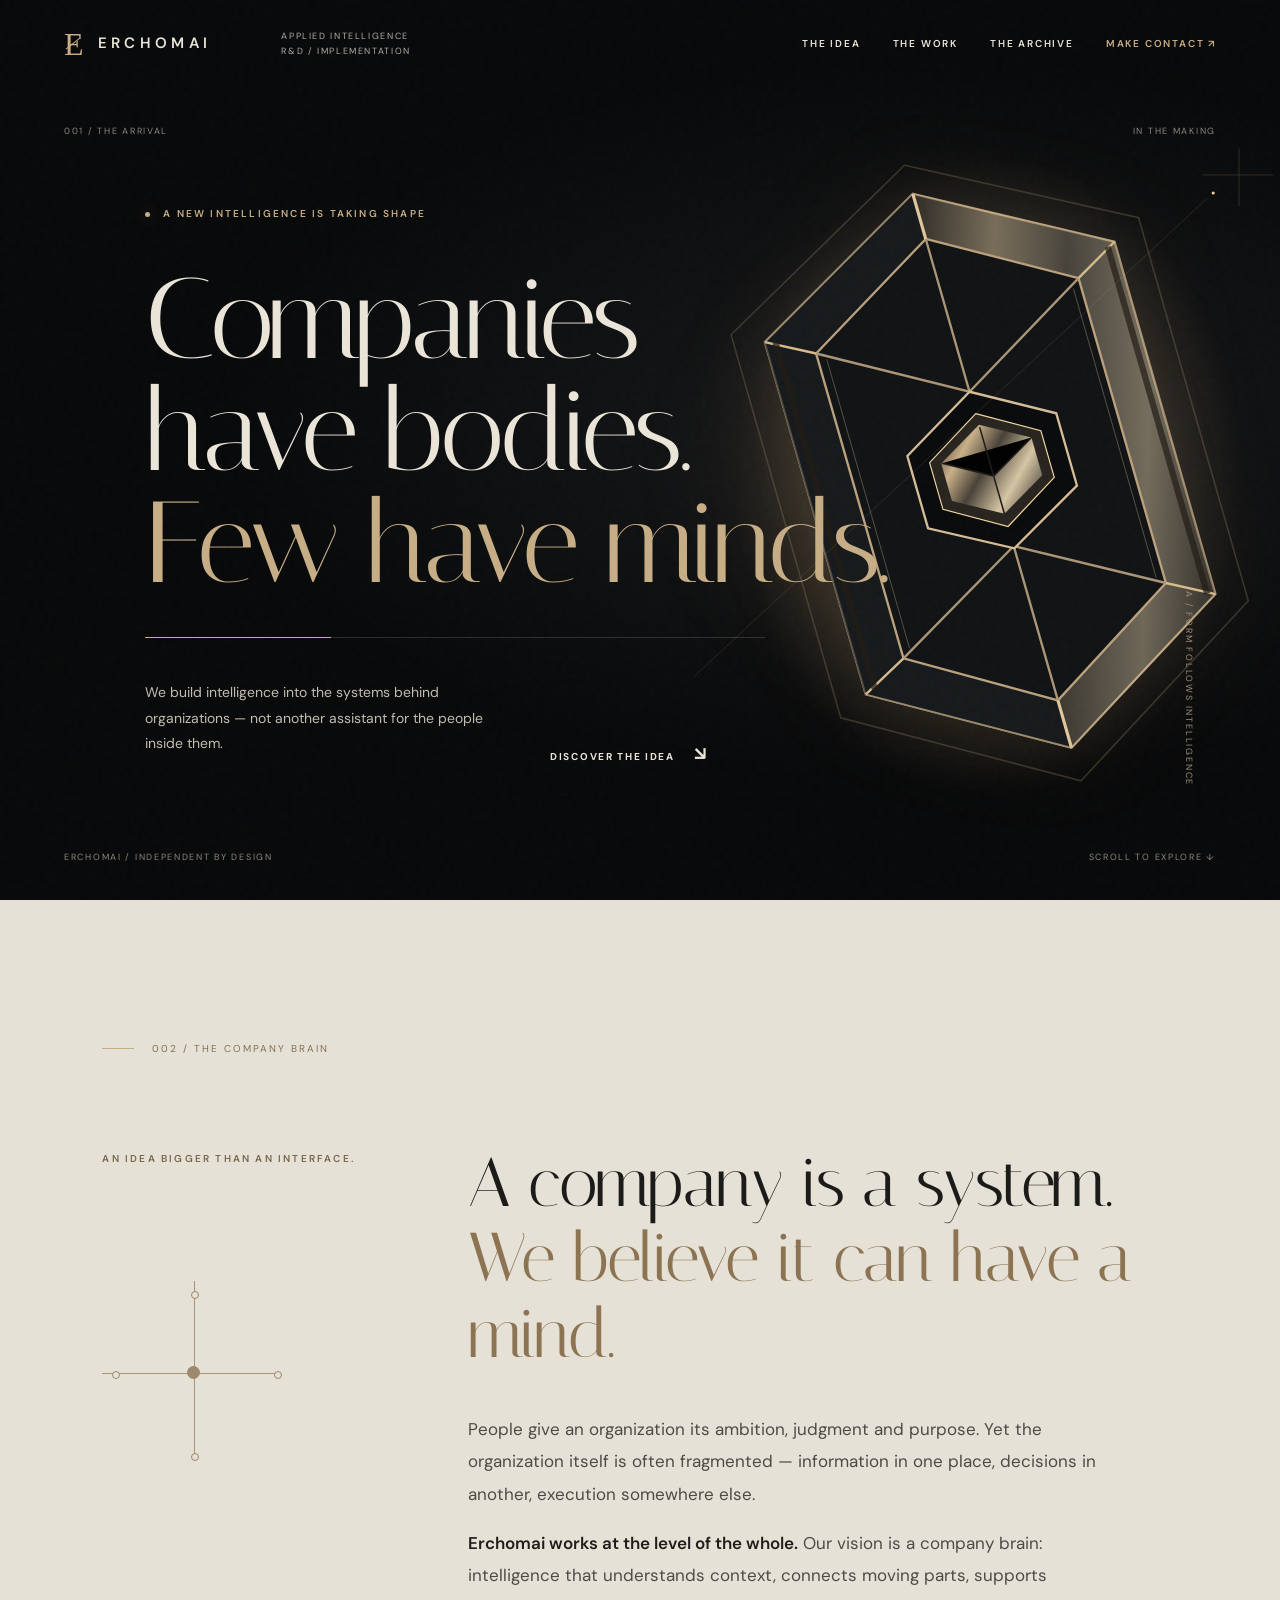
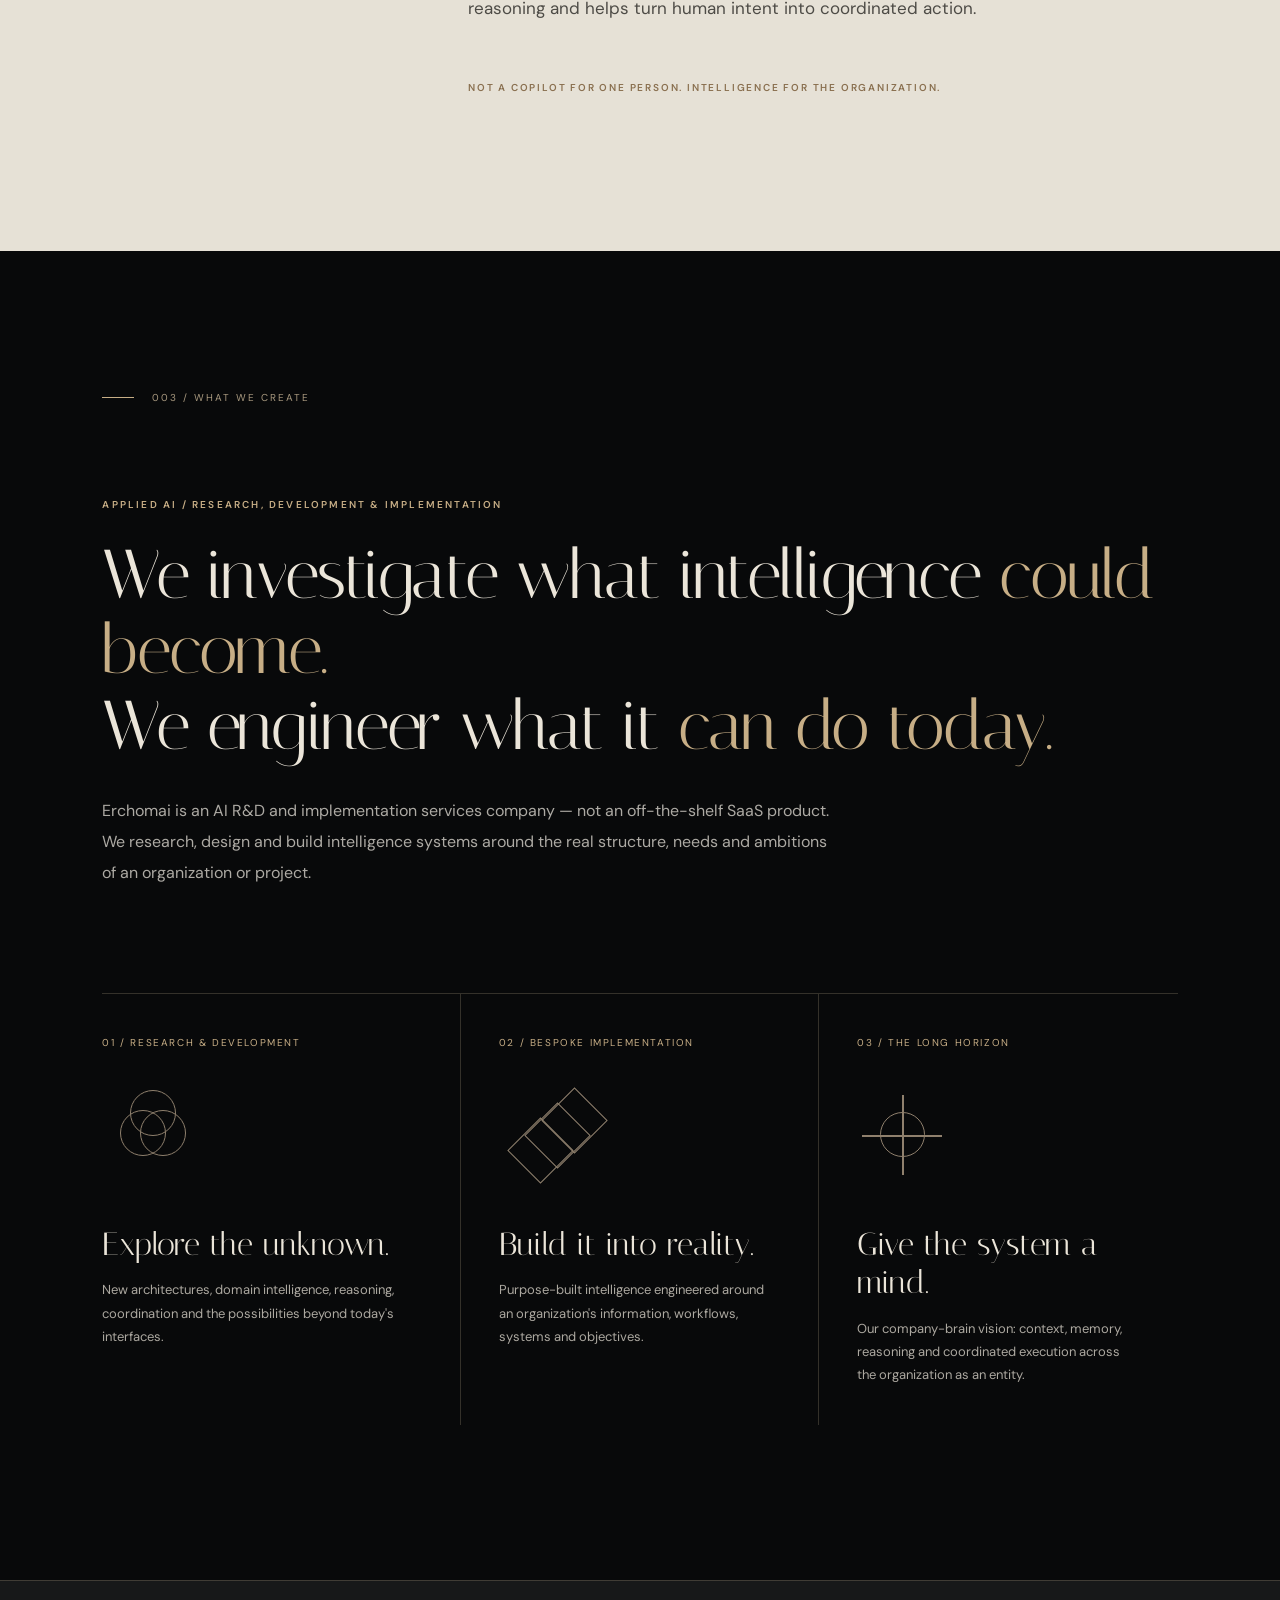
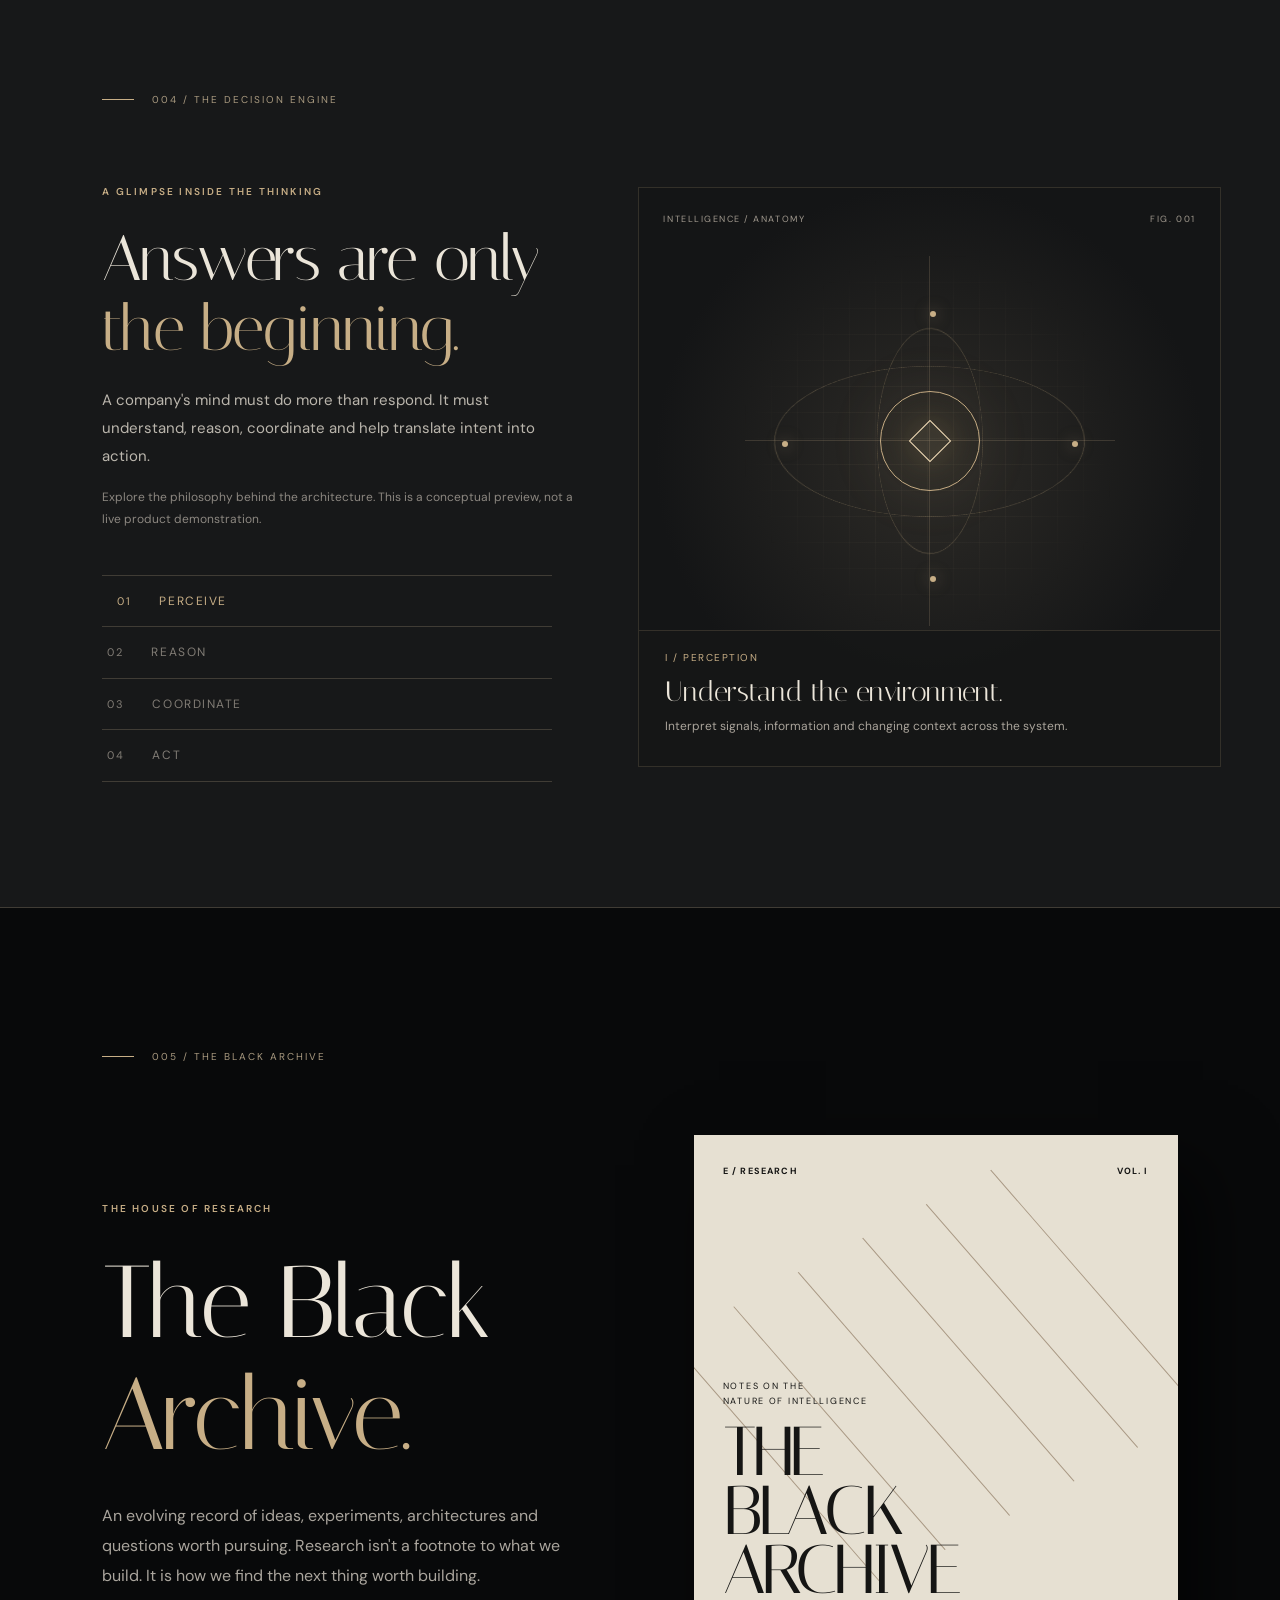
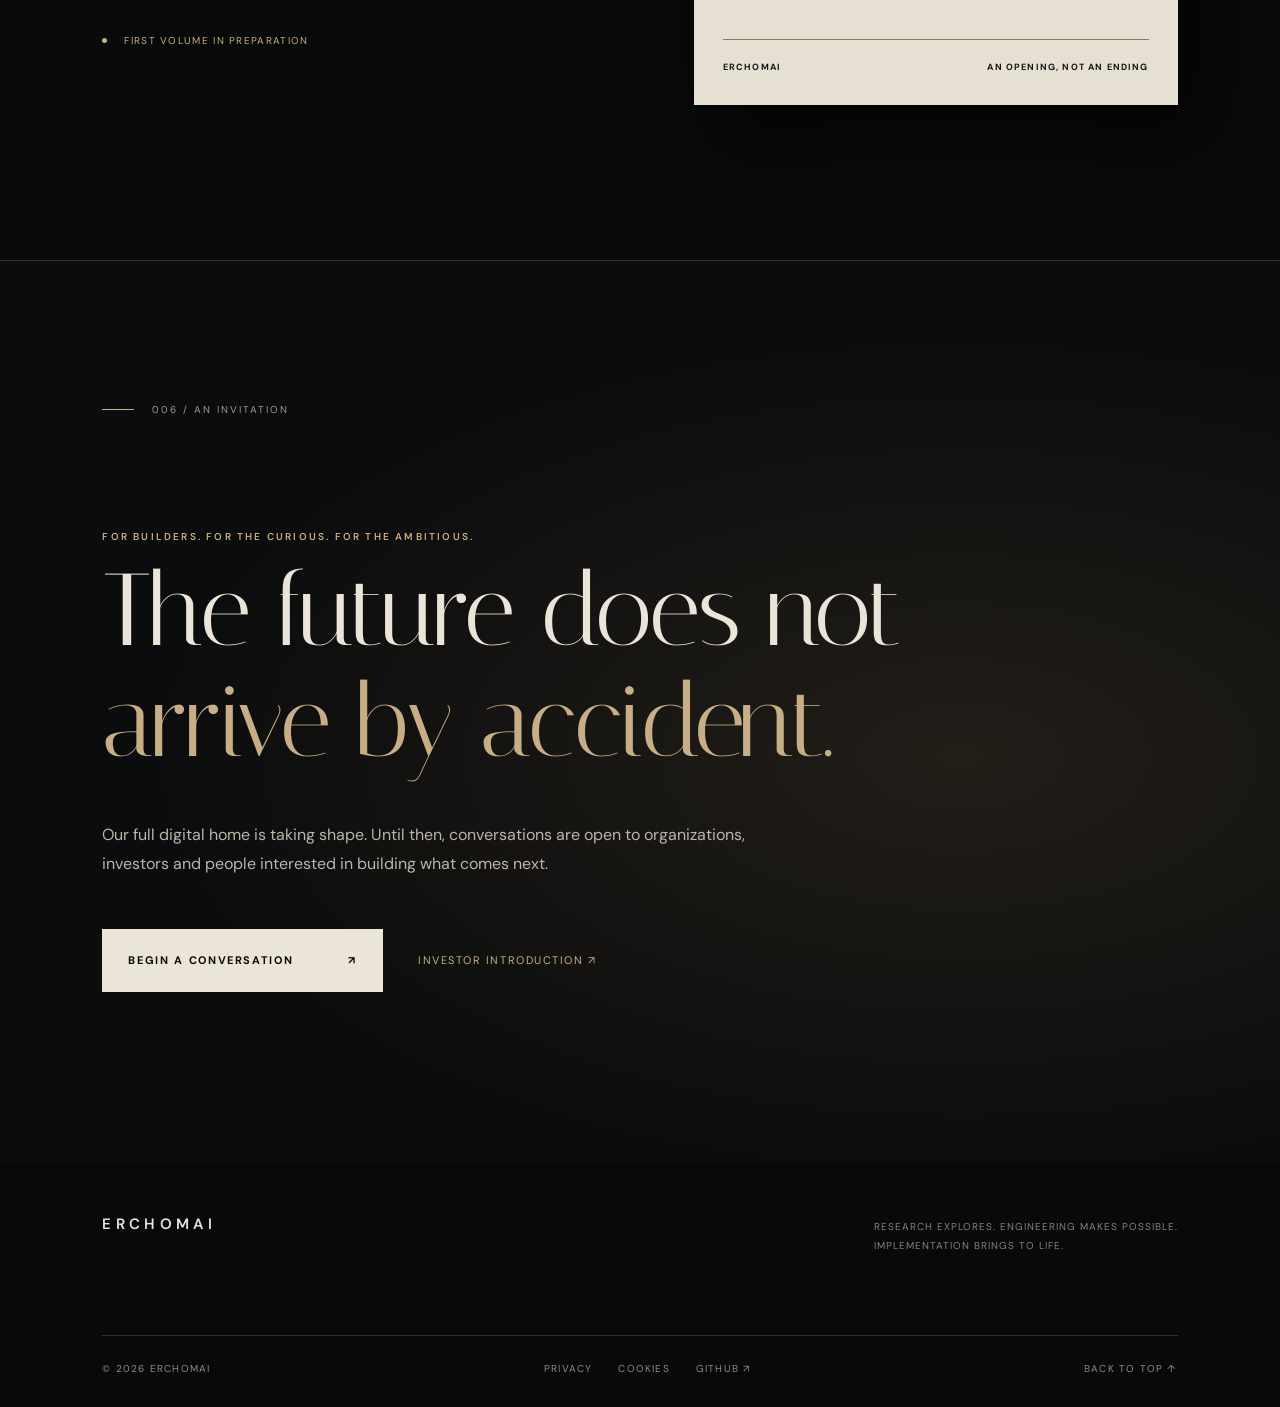
<file: index.html>
<!doctype html>
<html lang="en">
<head>
  <meta charset="utf-8">
  <meta name="viewport" content="width=device-width,initial-scale=1,viewport-fit=cover">
  <meta name="theme-color" content="#08090a">
  <meta name="color-scheme" content="dark">
  <meta name="description" content="Erchomai is an applied AI research, development and implementation company. We build intelligence into the underlying systems of organizations. The next chapter is taking shape.">
  <meta property="og:type" content="website">
  <meta property="og:title" content="Erchomai — The Future Does Not Arrive by Accident">
  <meta property="og:description" content="Research explores what intelligence can become. Engineering makes it possible. Implementation brings it to life.">
  <meta name="twitter:card" content="summary">
  <meta name="referrer" content="strict-origin-when-cross-origin">
  <title>Erchomai — Applied Intelligence / Coming Soon</title>
  <link rel="icon" href="/favicon.svg" type="image/svg+xml">
  <link rel="stylesheet" href="/styles.css">
  <script src="/site.js" defer></script>
</head>
<body>
  <a class="skip-link" href="#main">Skip to content</a>
  <div class="page-grain" aria-hidden="true"></div>
  <header class="site-header" id="top">
    <a class="brand" href="#top" aria-label="Erchomai, back to top">
      <span class="brand-glyph" aria-hidden="true">E<span></span></span>
      <span class="brand-word">ERCHOMAI</span>
    </a>
    <div class="header-descriptor">APPLIED INTELLIGENCE<br>R&amp;D / IMPLEMENTATION</div>
    <button class="nav-toggle" type="button" id="nav-toggle" aria-label="Open navigation" aria-expanded="false" aria-controls="site-navigation">
      <span></span><span></span>
    </button>
    <nav class="site-nav" id="site-navigation" aria-label="Primary">
      <a href="#vision">THE IDEA</a>
      <a href="#work">THE WORK</a>
      <a href="#archive">THE ARCHIVE</a>
      <a class="nav-contact" href="mailto:krishmehan24@gmail.com?subject=Erchomai%20%E2%80%94%20An%20Inquiry">MAKE CONTACT <span aria-hidden="true">↗</span></a>
    </nav>
  </header>

  <main id="main">
    <section class="hero" aria-labelledby="hero-title">
      <div class="hero-index" aria-hidden="true"><span>001 / THE ARRIVAL</span><span>IN THE MAKING</span></div>
      <div class="hero-art" aria-hidden="true">
        <div class="art-halo"></div>
        <img class="hero-object" src="/architecture.svg" alt="" width="900" height="1000" fetchpriority="high">
        <div class="art-caption">A / FORM FOLLOWS INTELLIGENCE</div>
      </div>
      <div class="hero-content">
        <p class="eyebrow"><span class="signal-dot" aria-hidden="true"></span> A NEW INTELLIGENCE IS TAKING SHAPE</p>
        <h1 id="hero-title">Companies<br>have bodies.<br><em>Few have minds.</em></h1>
        <div class="hero-rule"><span></span></div>
        <div class="hero-bottom">
          <p>We build intelligence into the systems behind organizations — not another assistant for the people inside them.</p>
          <a class="text-link hero-explore" href="#vision">DISCOVER THE IDEA <span aria-hidden="true">↘</span></a>
        </div>
      </div>
      <div class="hero-floor" aria-hidden="true"><span>ERCHOMAI / INDEPENDENT BY DESIGN</span><span>SCROLL TO EXPLORE ↓</span></div>
    </section>

    <section class="declaration section-wrap" id="vision" aria-labelledby="vision-title">
      <div class="section-marker" data-reveal><span class="marker-line"></span> 002 / THE COMPANY BRAIN</div>
      <div class="declaration-layout">
        <div class="declaration-aside" data-reveal>
          <span class="tiny-label">AN IDEA BIGGER THAN AN INTERFACE.</span>
          <div class="small-diagram" aria-hidden="true">
            <span class="node n1"></span><span class="node n2"></span><span class="node n3"></span><span class="node n4"></span><span class="node center"></span>
            <span class="diagram-cross h"></span><span class="diagram-cross v"></span>
          </div>
        </div>
        <div class="declaration-main" data-reveal>
          <h2 id="vision-title">A company is a system.<br><em>We believe it can have a mind.</em></h2>
          <p>People give an organization its ambition, judgment and purpose. Yet the organization itself is often fragmented — information in one place, decisions in another, execution somewhere else.</p>
          <p><strong>Erchomai works at the level of the whole.</strong> Our vision is a company brain: intelligence that understands context, connects moving parts, supports reasoning and helps turn human intent into coordinated action.</p>
          <span class="statement-tail">NOT A COPILOT FOR ONE PERSON. INTELLIGENCE FOR THE ORGANIZATION.</span>
        </div>
      </div>
    </section>

    <section class="work-section section-wrap" id="work" aria-labelledby="work-title">
      <div class="section-marker" data-reveal><span class="marker-line"></span> 003 / WHAT WE CREATE</div>
      <div class="work-heading" data-reveal>
        <p class="tiny-label">APPLIED AI / RESEARCH, DEVELOPMENT &amp; IMPLEMENTATION</p>
        <h2 id="work-title">We investigate what intelligence <em>could become.</em><br>We engineer what it <em>can do today.</em></h2>
        <p>Erchomai is an AI R&amp;D and implementation services company — not an off-the-shelf SaaS product. We research, design and build intelligence systems around the real structure, needs and ambitions of an organization or project.</p>
      </div>
      <div class="work-columns">
        <article class="work-item" data-reveal>
          <span class="item-num">01 / RESEARCH &amp; DEVELOPMENT</span>
          <div class="work-icon icon-research" aria-hidden="true"><span></span><span></span><span></span></div>
          <h3>Explore the unknown.</h3>
          <p>New architectures, domain intelligence, reasoning, coordination and the possibilities beyond today's interfaces.</p>
        </article>
        <article class="work-item" data-reveal>
          <span class="item-num">02 / BESPOKE IMPLEMENTATION</span>
          <div class="work-icon icon-build" aria-hidden="true"><span></span><span></span><span></span></div>
          <h3>Build it into reality.</h3>
          <p>Purpose-built intelligence engineered around an organization's information, workflows, systems and objectives.</p>
        </article>
        <article class="work-item" data-reveal>
          <span class="item-num">03 / THE LONG HORIZON</span>
          <div class="work-icon icon-brain" aria-hidden="true"><span></span><span></span><span></span></div>
          <h3>Give the system a mind.</h3>
          <p>Our company-brain vision: context, memory, reasoning and coordinated execution across the organization as an entity.</p>
        </article>
      </div>
    </section>

    <section class="engine-section" id="engine" aria-labelledby="engine-title">
      <div class="engine-shell section-wrap">
        <div class="section-marker" data-reveal><span class="marker-line"></span> 004 / THE DECISION ENGINE</div>
        <div class="engine-grid">
          <div class="engine-copy" data-reveal>
            <p class="tiny-label">A GLIMPSE INSIDE THE THINKING</p>
            <h2 id="engine-title">Answers are only <em>the beginning.</em></h2>
            <p>A company's mind must do more than respond. It must understand, reason, coordinate and help translate intent into action.</p>
            <p class="engine-note">Explore the philosophy behind the architecture. This is a conceptual preview, not a live product demonstration.</p>
            <div class="engine-actions" role="group" aria-label="Explore dimensions of organizational intelligence">
              <button type="button" class="engine-tab is-active" data-stage="observe" aria-pressed="true">01 <span>PERCEIVE</span></button>
              <button type="button" class="engine-tab" data-stage="reason" aria-pressed="false">02 <span>REASON</span></button>
              <button type="button" class="engine-tab" data-stage="coordinate" aria-pressed="false">03 <span>COORDINATE</span></button>
              <button type="button" class="engine-tab" data-stage="act" aria-pressed="false">04 <span>ACT</span></button>
            </div>
          </div>
          <div class="engine-display" data-stage="observe" data-reveal>
            <div class="display-meta"><span>INTELLIGENCE / ANATOMY</span><span>FIG. 001</span></div>
            <div class="instrument" aria-hidden="true">
              <div class="instrument-grid"></div>
              <div class="instrument-orbit orbit-a"></div>
              <div class="instrument-orbit orbit-b"></div>
              <div class="instrument-axis x"></div>
              <div class="instrument-axis y"></div>
              <div class="instrument-center"><span class="instrument-core"></span></div>
              <div class="instrument-dot d1"></div><div class="instrument-dot d2"></div><div class="instrument-dot d3"></div><div class="instrument-dot d4"></div>
            </div>
            <div class="display-caption" aria-live="polite" aria-atomic="true">
              <span id="stage-id">I / PERCEPTION</span>
              <strong id="stage-title">Understand the environment.</strong>
              <p id="stage-description">Interpret signals, information and changing context across the system.</p>
            </div>
          </div>
        </div>
      </div>
    </section>

    <section class="archive-section section-wrap" id="archive" aria-labelledby="archive-title">
      <div class="section-marker" data-reveal><span class="marker-line"></span> 005 / THE BLACK ARCHIVE</div>
      <div class="archive-layout">
        <div class="archive-copy" data-reveal>
          <p class="tiny-label">THE HOUSE OF RESEARCH</p>
          <h2 id="archive-title">The Black<br><em>Archive.</em></h2>
          <p>An evolving record of ideas, experiments, architectures and questions worth pursuing. Research isn't a footnote to what we build. It is how we find the next thing worth building.</p>
          <div class="archive-status"><span class="signal-dot" aria-hidden="true"></span> FIRST VOLUME IN PREPARATION</div>
        </div>
        <div class="archive-cover" data-reveal aria-label="Preview artwork for The Black Archive: Volume One">
          <div class="cover-top"><span>E / RESEARCH</span><span>VOL. I</span></div>
          <div class="cover-lines" aria-hidden="true"><i></i><i></i><i></i><i></i><i></i><i></i></div>
          <div class="cover-bottom">
            <span>NOTES ON THE<br>NATURE OF INTELLIGENCE</span>
            <strong>THE<br>BLACK<br>ARCHIVE</strong>
            <div class="cover-footer"><span>ERCHOMAI</span><span>AN OPENING, NOT AN ENDING</span></div>
          </div>
        </div>
      </div>
    </section>

    <section class="invitation section-wrap" id="contact" aria-labelledby="invite-title">
      <div class="section-marker" data-reveal><span class="marker-line"></span> 006 / AN INVITATION</div>
      <div class="invitation-main" data-reveal>
        <p class="tiny-label">FOR BUILDERS. FOR THE CURIOUS. FOR THE AMBITIOUS.</p>
        <h2 id="invite-title">The future does not<br><em>arrive by accident.</em></h2>
        <p>Our full digital home is taking shape. Until then, conversations are open to organizations, investors and people interested in building what comes next.</p>
        <div class="contact-actions">
          <a class="contact-primary" href="mailto:krishmehan24@gmail.com?subject=Erchomai%20%E2%80%94%20An%20Inquiry"><span>BEGIN A CONVERSATION</span><span aria-hidden="true">↗</span></a>
          <a class="contact-secondary" href="mailto:krishmehan24@gmail.com?subject=Erchomai%20%E2%80%94%20Investor%20Introduction">INVESTOR INTRODUCTION ↗</a>
        </div>
      </div>
    </section>
  </main>

  <footer class="site-footer section-wrap">
    <div class="footer-mark"><span class="brand-word">ERCHOMAI</span><span>RESEARCH EXPLORES. ENGINEERING MAKES POSSIBLE.<br>IMPLEMENTATION BRINGS TO LIFE.</span></div>
    <div class="footer-line"><span>© <span id="copyright-year">2026</span> ERCHOMAI</span><span class="footer-links"><a href="/privacy.html">PRIVACY</a><a href="/cookies.html">COOKIES</a><a href="https://github.com/Mr-McSizzle" target="_blank" rel="noopener noreferrer">GITHUB ↗</a></span><a href="#top">BACK TO TOP ↑</a></div>
  </footer>
</body>
</html>
</file>
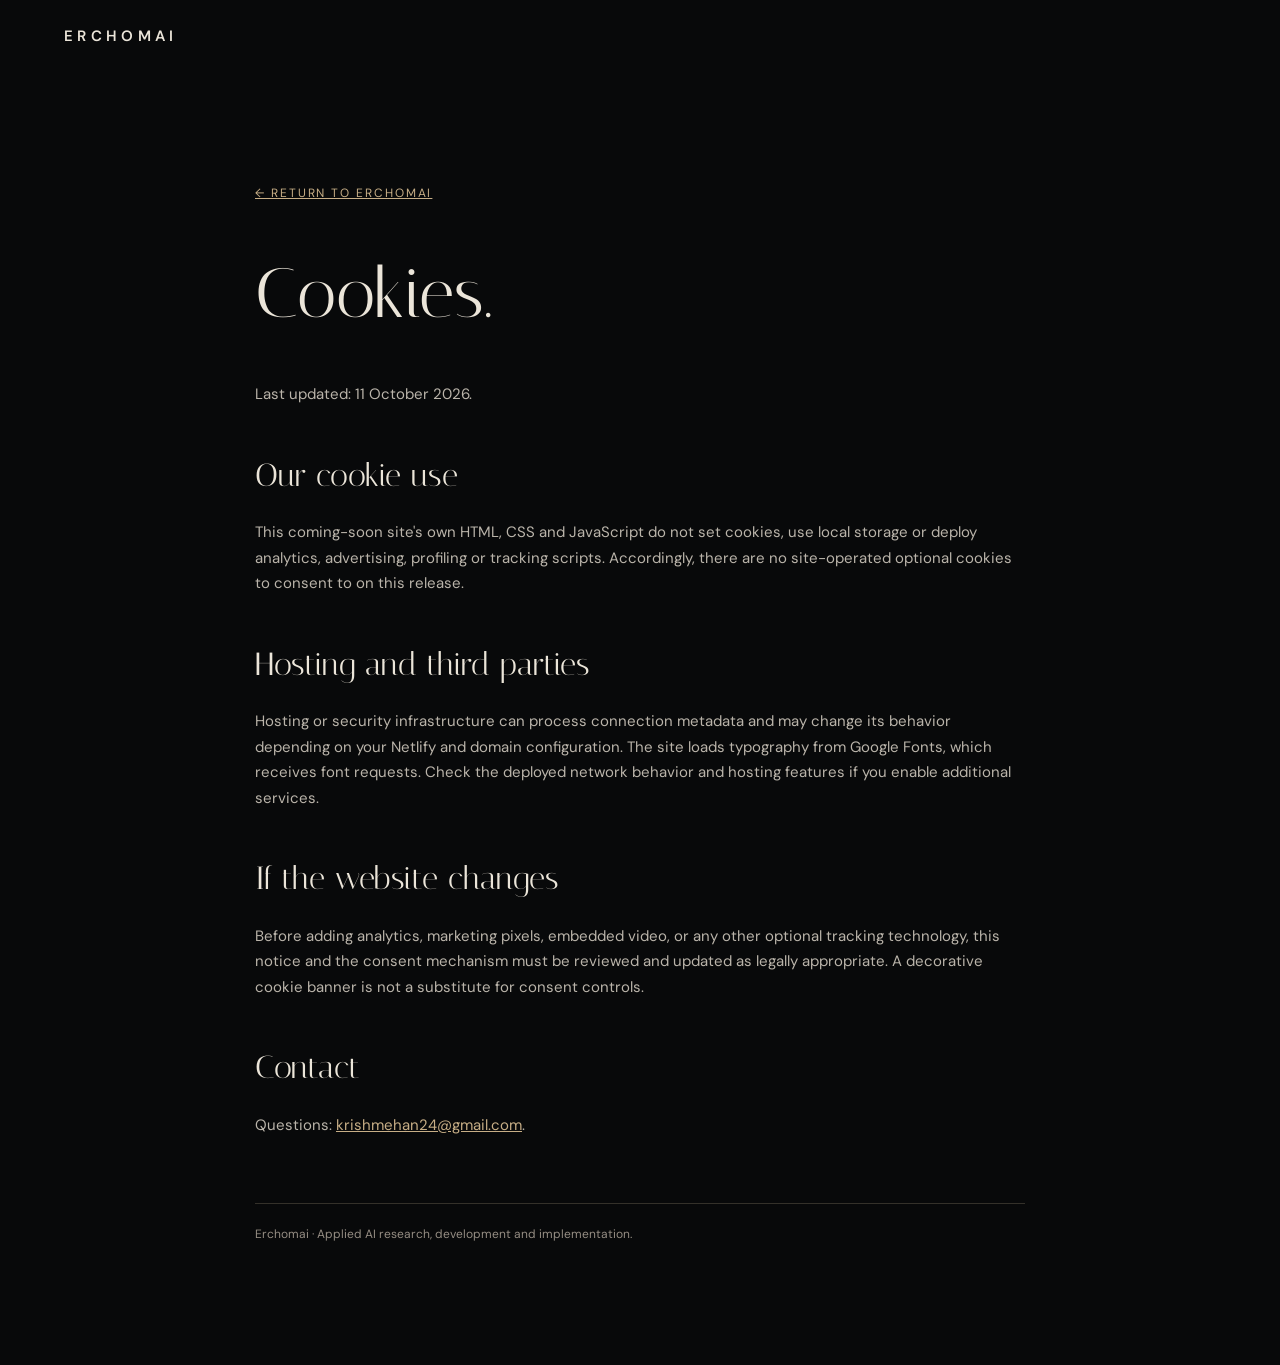
<file: cookies.html>
<!doctype html><html lang="en"><head><meta charset="utf-8"><meta name="viewport" content="width=device-width,initial-scale=1"><meta name="color-scheme" content="dark"><title>Cookies — Erchomai</title><meta name="description" content="Cookie notice for the Erchomai coming-soon website."><link rel="stylesheet" href="/styles.css"><link rel="icon" href="/favicon.svg" type="image/svg+xml"></head><body><header class="site-header"><a class="brand" href="/"><span class="brand-word">ERCHOMAI</span></a></header><main class="legal"><a class="back" href="/">← RETURN TO ERCHOMAI</a><h1>Cookies.</h1><p>Last updated: 11 October 2026.</p><h2>Our cookie use</h2><p>This coming-soon site's own HTML, CSS and JavaScript do not set cookies, use local storage or deploy analytics, advertising, profiling or tracking scripts. Accordingly, there are no site-operated optional cookies to consent to on this release.</p><h2>Hosting and third parties</h2><p>Hosting or security infrastructure can process connection metadata and may change its behavior depending on your Netlify and domain configuration. The site loads typography from Google Fonts, which receives font requests. Check the deployed network behavior and hosting features if you enable additional services.</p><h2>If the website changes</h2><p>Before adding analytics, marketing pixels, embedded video, or any other optional tracking technology, this notice and the consent mechanism must be reviewed and updated as legally appropriate. A decorative cookie banner is not a substitute for consent controls.</p><h2>Contact</h2><p>Questions: <a href="mailto:krishmehan24@gmail.com?subject=Erchomai%20Cookie%20Inquiry">krishmehan24@gmail.com</a>.</p><footer>Erchomai · Applied AI research, development and implementation.</footer></main></body></html>
</file>
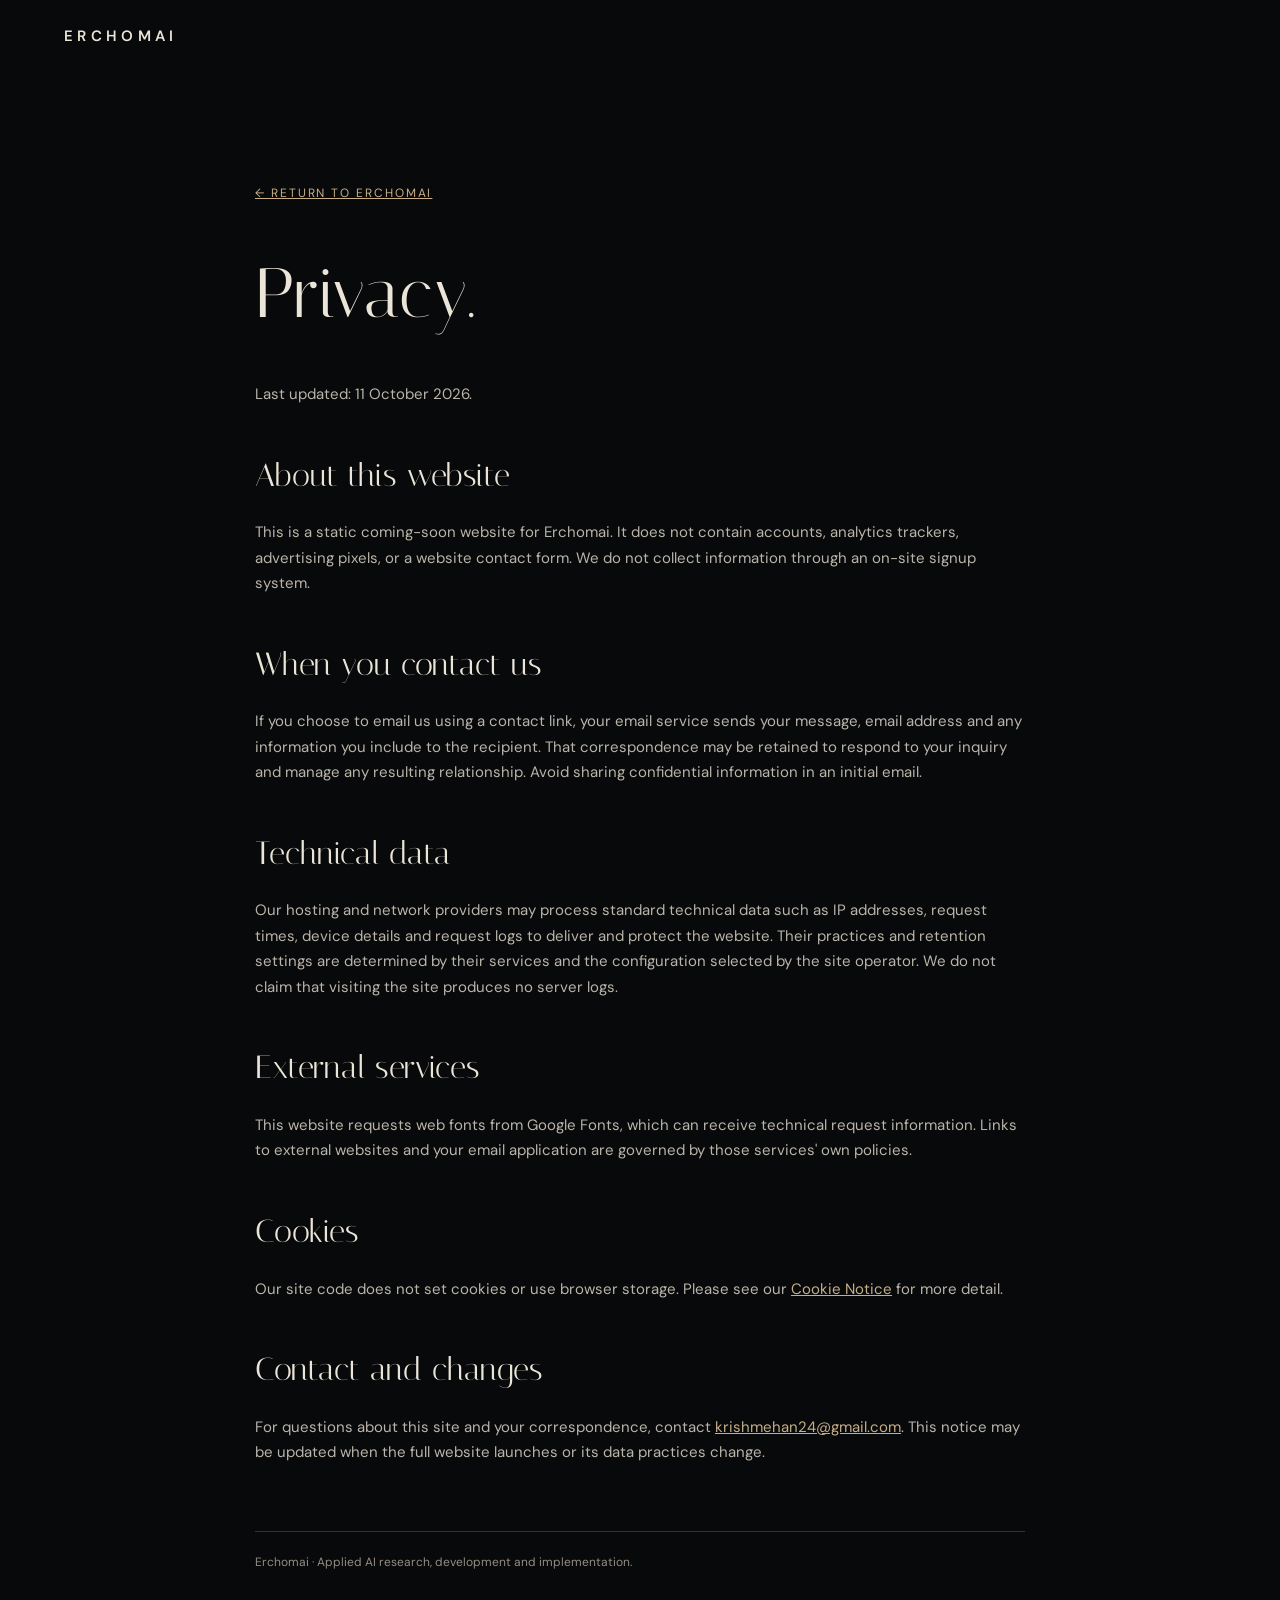
<file: privacy.html>
<!doctype html><html lang="en"><head><meta charset="utf-8"><meta name="viewport" content="width=device-width,initial-scale=1"><meta name="color-scheme" content="dark"><title>Privacy — Erchomai</title><meta name="description" content="Privacy information for the Erchomai coming-soon website."><link rel="stylesheet" href="/styles.css"><link rel="icon" href="/favicon.svg" type="image/svg+xml"></head><body><header class="site-header"><a class="brand" href="/"><span class="brand-word">ERCHOMAI</span></a></header><main class="legal"><a class="back" href="/">← RETURN TO ERCHOMAI</a><h1>Privacy.</h1><p>Last updated: 11 October 2026.</p><h2>About this website</h2><p>This is a static coming-soon website for Erchomai. It does not contain accounts, analytics trackers, advertising pixels, or a website contact form. We do not collect information through an on-site signup system.</p><h2>When you contact us</h2><p>If you choose to email us using a contact link, your email service sends your message, email address and any information you include to the recipient. That correspondence may be retained to respond to your inquiry and manage any resulting relationship. Avoid sharing confidential information in an initial email.</p><h2>Technical data</h2><p>Our hosting and network providers may process standard technical data such as IP addresses, request times, device details and request logs to deliver and protect the website. Their practices and retention settings are determined by their services and the configuration selected by the site operator. We do not claim that visiting the site produces no server logs.</p><h2>External services</h2><p>This website requests web fonts from Google Fonts, which can receive technical request information. Links to external websites and your email application are governed by those services' own policies.</p><h2>Cookies</h2><p>Our site code does not set cookies or use browser storage. Please see our <a href="/cookies.html">Cookie Notice</a> for more detail.</p><h2>Contact and changes</h2><p>For questions about this site and your correspondence, contact <a href="mailto:krishmehan24@gmail.com?subject=Erchomai%20Privacy%20Inquiry">krishmehan24@gmail.com</a>. This notice may be updated when the full website launches or its data practices change.</p><footer>Erchomai · Applied AI research, development and implementation.</footer></main></body></html>
</file>
<file: styles.css>
@import url('https://fonts.googleapis.com/css2?family=DM+Sans:wght@300;400;500;600;700&family=Italiana&display=swap');
:root{--ink:#08090a;--panel:#101113;--line:rgba(199,180,147,.23);--bone:#ebe5d9;--muted:#a8a59e;--gold:#c7ae86;--serif:'Italiana',Georgia,serif;--sans:'DM Sans',Arial,sans-serif}*{box-sizing:border-box}html{scroll-behavior:smooth}body{margin:0;background:var(--ink);color:var(--bone);font:400 15px/1.7 var(--sans);-webkit-font-smoothing:antialiased}a{color:inherit;text-decoration:none}button{font:inherit}a:focus-visible,button:focus-visible{outline:2px solid var(--gold);outline-offset:5px}.skip-link{position:absolute;top:-90px;left:12px;background:var(--bone);color:var(--ink);padding:12px;z-index:99}.skip-link:focus{top:12px}.page-grain{pointer-events:none;position:fixed;inset:0;z-index:50;opacity:.045;background-image:url("data:image/svg+xml,%3Csvg viewBox='0 0 180 180' xmlns='http://www.w3.org/2000/svg'%3E%3Cfilter id='n'%3E%3CfeTurbulence type='fractalNoise' baseFrequency='.85' numOctaves='3' stitchTiles='stitch'/%3E%3C/filter%3E%3Crect width='100%25' height='100%25' filter='url(%23n)' opacity='.5'/%3E%3C/svg%3E")}.site-header{position:absolute;top:0;left:0;right:0;z-index:30;display:flex;align-items:center;padding:29px clamp(24px,5vw,88px);gap:40px}.brand{display:inline-flex;align-items:center;gap:14px}.brand-word{font-weight:600;font-size:15px;letter-spacing:.29em;line-height:1}.brand-glyph{position:relative;font:32px/.7 Georgia,serif;color:var(--gold)}.brand-glyph span{position:absolute;width:18px;height:1px;background:var(--gold);transform:rotate(-38deg);top:10px;left:0}.header-descriptor{font-size:9px;letter-spacing:.18em;line-height:1.65;color:#b2ada5;margin-left:30px}.site-nav{display:flex;align-items:center;gap:clamp(18px,2.5vw,40px);margin-left:auto}.site-nav a{font-size:10px;letter-spacing:.18em;font-weight:600;transition:color .2s}.site-nav a:hover,.text-link:hover,.footer-links a:hover{color:var(--gold)}.nav-contact{color:var(--gold)}.nav-toggle{display:none}.hero{position:relative;min-height:850px;min-height:100svh;overflow:hidden;display:flex;align-items:center;padding:125px clamp(24px,9vw,150px) 110px;background:radial-gradient(ellipse at 72% 47%,#17191b 0%,#08090a 53%)}.hero-index,.hero-floor{position:absolute;left:clamp(24px,5vw,88px);right:clamp(24px,5vw,88px);display:flex;justify-content:space-between;font-size:9px;letter-spacing:.19em;color:#8c877e;z-index:5}.hero-index{top:124px}.hero-floor{bottom:35px}.hero-art{position:absolute;width:55vw;max-width:800px;right:0;top:9%;height:87%;pointer-events:none;z-index:1}.hero-object{position:absolute;right:-8%;top:0;height:100%;width:100%;object-fit:contain;filter:drop-shadow(0 0 45px rgba(186,151,99,.12));animation:art-breathe 12s ease-in-out infinite alternate}.art-halo{position:absolute;inset:10% 3%;background:radial-gradient(ellipse,#8b6b4030,transparent 56%);filter:blur(30px)}.art-caption{position:absolute;bottom:10%;right:12%;font-size:9px;letter-spacing:.2em;color:#a18f74;writing-mode:vertical-rl}.hero-content{position:relative;z-index:4;width:100%;max-width:990px;margin:50px auto 0}.eyebrow,.tiny-label{font-size:10px;letter-spacing:.22em;color:var(--gold);font-weight:600}.signal-dot{display:inline-block;width:5px;height:5px;border-radius:50%;background:var(--gold);vertical-align:middle;margin-right:9px;box-shadow:0 0 14px #c7ae8670}.hero h1{font:400 clamp(62px,9vw,142px)/.97 var(--serif);letter-spacing:-.035em;margin:42px 0 38px;max-width:1100px}.hero h1 em,h2 em{font-weight:400;color:var(--gold);font-style:normal}.hero-rule{height:1px;max-width:620px;background:#ffffff24}.hero-rule span{display:block;width:30%;height:1px;background:var(--gold)}.hero-bottom{display:flex;gap:35px;align-items:flex-end;max-width:650px;margin-top:28px}.hero-bottom p{max-width:370px;font-size:14px;line-height:1.8;color:#c4bdb2}.text-link{font-size:10px;letter-spacing:.17em;font-weight:700;white-space:nowrap}.text-link span{margin-left:15px;font-size:19px}.section-wrap{padding-left:clamp(24px,8vw,132px);padding-right:clamp(24px,8vw,132px)}.section-marker{display:flex;align-items:center;gap:18px;font-size:10px;letter-spacing:.2em;color:#a8997f}.marker-line{display:block;width:32px;height:1px;background:var(--gold)}.declaration{padding-top:140px;padding-bottom:155px;background:#e6e1d6;color:#1b1b1a}.declaration .section-marker{color:#837057}.declaration-layout{display:grid;grid-template-columns:27% 1fr;gap:7%;margin-top:88px}.declaration-aside .tiny-label{color:#79664c}.declaration h2,.work-heading h2,.engine-copy h2,.archive-copy h2,.invitation h2{font:400 clamp(48px,5.4vw,92px)/1.09 var(--serif);letter-spacing:-.025em;margin:0 0 42px}.declaration h2 em{color:#8c7453}.declaration-main p{max-width:660px;color:#4d4b46;font-size:17px;line-height:1.9}.declaration-main p strong{font-weight:600;color:#201e1b}.statement-tail{display:block;font-size:10px;font-weight:600;letter-spacing:.18em;margin-top:55px;color:#8a7050}.small-diagram{height:180px;width:180px;position:relative;margin-top:110px}.small-diagram .node{position:absolute;border:1px solid #9c896e;border-radius:100%;width:8px;height:8px;background:#e6e1d6;z-index:2}.small-diagram .center{top:85px;left:85px;width:13px;height:13px;background:#9c896e}.n1{top:10px;left:89px}.n2{top:90px;left:10px}.n3{top:90px;right:0}.n4{bottom:0;left:89px}.diagram-cross{position:absolute;background:#a99576}.diagram-cross.h{height:1px;width:175px;top:92px}.diagram-cross.v{width:1px;height:175px;left:92px}.work-section{padding-top:138px;padding-bottom:155px}.work-heading{margin:90px 0 105px;max-width:1120px}.work-heading h2{max-width:1080px;margin:24px 0 32px}.work-heading>p:last-child{font-size:16px;color:#adaaa4;max-width:730px;line-height:1.95}.work-columns{display:grid;grid-template-columns:repeat(3,1fr);border-top:1px solid var(--line)}.work-item{padding:35px 38px 25px 0;min-height:350px;border-right:1px solid var(--line)}.work-item+ .work-item{padding-left:38px}.work-item:last-child{border-right:0}.item-num{color:var(--gold);font-size:10px;letter-spacing:.16em}.work-icon{height:110px;position:relative;margin:30px 0}.work-icon span{display:block;position:absolute;border:1px solid #8f806d}.icon-research span{width:46px;height:46px;border-radius:50%;left:18px;top:25px}.icon-research span:nth-child(2){left:38px}.icon-research span:nth-child(3){left:28px;top:5px}.icon-build span{width:47px;height:47px;transform:rotate(45deg);top:27px;left:35px}.icon-build span:nth-child(2){left:18px;top:42px}.icon-build span:nth-child(3){left:52px;top:12px}.icon-brain span{width:80px;height:1px;left:5px;top:50px}.icon-brain span:nth-child(2){width:1px;height:80px;left:45px;top:10px}.icon-brain span:nth-child(3){width:45px;height:45px;border-radius:50%;left:23px;top:27px}.work-item h3{font:32px/1.2 var(--serif);margin:0 0 15px}.work-item p{font-size:13px;color:#aca8a0;line-height:1.8}.engine-section{background:#171819;border-block:1px solid var(--line)}.engine-shell{padding-top:110px;padding-bottom:125px}.engine-grid{display:grid;grid-template-columns:44% 56%;gap:4%;margin-top:65px;align-items:center}.engine-copy h2{font-size:clamp(50px,5vw,82px);margin:24px 0}.engine-copy>p:not(.tiny-label){font-size:15px;color:#bbb6ad;line-height:1.85;max-width:480px}.engine-note{font-size:12px!important;color:#8c8780!important}.engine-actions{margin-top:45px;border-top:1px solid var(--line);max-width:450px}.engine-tab{display:flex;align-items:center;gap:28px;text-align:left;width:100%;border:0;border-bottom:1px solid var(--line);background:transparent;color:#817c75;padding:15px 5px;font-size:11px;letter-spacing:.14em;cursor:pointer;transition:color .25s,padding .25s}.engine-tab span{font-size:12px}.engine-tab.is-active,.engine-tab:hover{color:var(--gold);padding-left:15px}.engine-display{position:relative;margin-left:20px;min-height:580px;border:1px solid #62574766;background:radial-gradient(circle at 50% 47%,#2d2b27 0%,#141516 65%);overflow:hidden;display:flex;flex-direction:column;justify-content:space-between}.display-meta{padding:24px;display:flex;justify-content:space-between;font-size:9px;letter-spacing:.17em;color:#a29a8f}.instrument{position:relative;width:min(75%,370px);aspect-ratio:1;align-self:center;display:grid;place-items:center}.instrument-grid{position:absolute;inset:0;background:linear-gradient(#93836b12 1px,transparent 1px),linear-gradient(90deg,#93836b12 1px,transparent 1px);background-size:26px 26px;mask-image:radial-gradient(circle,#000 35%,transparent 73%)}.instrument-orbit{position:absolute;width:84%;height:84%;border:1px solid #ae987350;border-radius:50%;transform:rotateX(61deg) rotate(-30deg);transition:transform 1s ease,border-color .7s}.orbit-b{width:61%;height:61%;transform:rotateY(62deg) rotate(30deg)}.instrument-axis{position:absolute;background:#96856c45}.instrument-axis.x{width:100%;height:1px}.instrument-axis.y{height:100%;width:1px}.instrument-center{width:100px;height:100px;border:1px solid var(--gold);border-radius:50%;display:grid;place-items:center;box-shadow:0 0 65px #c7ae8615,inset 0 0 45px #c7ae8610;z-index:2}.instrument-core{height:30px;width:30px;transform:rotate(45deg);border:1px solid #f4deb8;background:#c7ae861b;box-shadow:0 0 35px #e2bc7855}.instrument-dot{position:absolute;width:6px;height:6px;background:var(--gold);border-radius:50%;box-shadow:0 0 15px #c7ae8699}.d1{top:15%;left:50%}.d2{right:10%;top:50%}.d3{bottom:12%;left:50%}.d4{left:10%;top:50%}.engine-display[data-stage=reason] .orbit-a{transform:rotateY(69deg) rotate(43deg)}.engine-display[data-stage=reason] .orbit-b{transform:rotateX(26deg) rotate(-25deg)}.engine-display[data-stage=coordinate] .orbit-a{transform:rotateX(39deg) rotate(-55deg)}.engine-display[data-stage=coordinate] .orbit-b{transform:rotateY(37deg) rotate(55deg)}.engine-display[data-stage=act] .orbit-a{transform:rotateX(7deg) rotate(0)}.engine-display[data-stage=act] .orbit-b{transform:rotateY(5deg) rotate(0)}.display-caption{position:relative;z-index:2;padding:18px 26px 30px;border-top:1px solid #62574766;background:#151617dd}.display-caption span{display:block;color:var(--gold);font-size:10px;letter-spacing:.15em}.display-caption strong{display:block;font:28px/1.3 var(--serif);margin-top:8px}.display-caption p{font-size:12px;color:#aaa49b;margin:5px 0 0}.archive-section{padding-top:140px;padding-bottom:155px}.archive-layout{display:grid;grid-template-columns:1fr 45%;gap:9%;align-items:center;margin-top:70px}.archive-copy h2{font-size:clamp(76px,8vw,135px);margin:30px 0}.archive-copy>p:not(.tiny-label){max-width:480px;color:#aaa59d;font-size:16px;line-height:1.9}.archive-status{display:flex;align-items:center;gap:8px;margin-top:40px;color:var(--gold);font-size:10px;letter-spacing:.13em}.archive-cover{min-height:570px;position:relative;overflow:hidden;background:#e6e0d2;color:#151514;padding:29px;display:flex;flex-direction:column;justify-content:space-between;box-shadow:25px 30px 70px #0009}.cover-top,.cover-footer{display:flex;justify-content:space-between;font-size:9px;letter-spacing:.13em;font-weight:700}.cover-lines{position:absolute;inset:15% 5% 30%;display:flex;justify-content:space-around;transform:rotate(-28deg);opacity:.7}.cover-lines i{display:block;width:1px;height:100%;background:#8e7961;transform:skewX(13deg)}.cover-bottom{position:relative}.cover-bottom>span{font-size:9px;line-height:1.6;letter-spacing:.19em;display:block;margin-bottom:15px}.cover-bottom strong{font:clamp(50px,5.4vw,86px)/.85 var(--serif);display:block;letter-spacing:-.06em}.cover-footer{margin-top:40px;padding-top:20px;border-top:1px solid #8b7b66}.invitation{padding-top:140px;padding-bottom:170px;background:radial-gradient(ellipse at 75% 55%,#221e18 0%,#0b0c0d 60%);border-top:1px solid var(--line)}.invitation-main{margin-top:110px}.invitation h2{font-size:clamp(65px,8vw,132px)}.invitation-main>p:not(.tiny-label){max-width:650px;font-size:16px;color:#bcb5aa;line-height:1.85}.contact-actions{display:flex;gap:35px;align-items:center;flex-wrap:wrap;margin-top:50px}.contact-primary{display:flex;justify-content:space-between;gap:55px;background:var(--bone);color:var(--ink);padding:22px 26px;font-weight:700;font-size:11px;letter-spacing:.15em;transition:background .2s,transform .2s}.contact-primary:hover{background:var(--gold);transform:translateY(-2px)}.contact-secondary{font-size:11px;letter-spacing:.14em;color:var(--gold)}.site-footer{padding-top:55px;padding-bottom:30px;background:#08090a}.footer-mark{display:flex;justify-content:space-between;align-items:flex-start;padding-bottom:80px}.footer-mark>span:last-child{font-size:10px;line-height:1.9;color:#88837a;letter-spacing:.1em}.footer-line{border-top:1px solid var(--line);padding-top:24px;display:flex;justify-content:space-between;gap:18px;flex-wrap:wrap;font-size:10px;letter-spacing:.12em;color:#918c83}.footer-links{display:flex;gap:26px}.legal{max-width:820px;margin:0 auto;padding:180px 25px 120px}.legal h1{font:70px var(--serif)}.legal h2{font:32px var(--serif);margin-top:48px}.legal p,.legal li{color:#bab4aa}.legal a{color:var(--gold);text-decoration:underline}.legal .back{font-size:12px;letter-spacing:.16em}.legal footer{margin-top:65px;border-top:1px solid var(--line);padding-top:20px;color:#958d83;font-size:12px}html:not(.js-enabled) [data-reveal]{opacity:1}.js-enabled [data-reveal]{opacity:0;transform:translateY(22px);transition:opacity .7s,transform .7s}.js-enabled [data-reveal].visible{opacity:1;transform:none}@keyframes art-breathe{from{transform:translateY(0) rotate(-1deg)}to{transform:translateY(-12px) rotate(1deg)}}
@media(max-width:1000px){.header-descriptor{display:none}.hero{padding-left:6vw}.hero-art{right:-15%;width:75vw;opacity:.63}.hero-content{margin-left:0}.hero h1{font-size:clamp(65px,10vw,105px)}.engine-grid{grid-template-columns:1fr;gap:42px}.engine-display{margin-left:0;max-width:720px;width:100%}.archive-layout{gap:5%}.archive-cover{min-height:500px}}
@media(max-width:700px){.site-header{padding:24px}.brand-word{font-size:12px}.brand-glyph{font-size:27px}.nav-toggle{display:flex;position:relative;margin-left:auto;width:46px;height:44px;background:#111;border:1px solid var(--line);flex-direction:column;justify-content:center;gap:7px;align-items:center;z-index:3;cursor:pointer}.nav-toggle span{width:19px;height:1px;background:var(--bone);transition:transform .2s}.nav-toggle[aria-expanded=true] span:first-child{transform:translateY(4px) rotate(45deg)}.nav-toggle[aria-expanded=true] span:last-child{transform:translateY(-4px) rotate(-45deg)}.site-nav{display:none;position:absolute;top:78px;left:15px;right:15px;background:#171819;border:1px solid #76654f66;padding:28px;flex-direction:column;align-items:stretch;gap:24px}.site-nav.is-open{display:flex}.site-nav a{font-size:12px}.hero{min-height:790px;min-height:100svh;padding:140px 24px 95px;align-items:flex-end}.hero-index{top:110px;left:25px;right:25px}.hero-art{width:125vw;height:75%;top:5%;right:-40%;opacity:.58}.hero h1{font-size:clamp(56px,12vw,85px);margin:23px 0 28px}.hero-bottom{flex-direction:column;align-items:flex-start;gap:12px;margin-top:20px}.hero-bottom p{font-size:13px}.hero-floor{left:24px;right:24px;bottom:22px}.hero-floor span:first-child{display:none}.declaration,.work-section,.archive-section,.invitation{padding-top:90px;padding-bottom:100px}.declaration-layout{grid-template-columns:1fr;margin-top:50px}.declaration-aside{display:none}.declaration h2,.work-heading h2,.engine-copy h2{font-size:clamp(48px,10vw,75px)}.declaration-main p{font-size:15px}.work-heading{margin:52px 0 60px}.work-columns{grid-template-columns:1fr}.work-item,.work-item+.work-item{padding:28px 0;border-right:0;border-bottom:1px solid var(--line);min-height:0}.work-icon{height:85px;margin:20px 0}.engine-shell{padding-top:80px;padding-bottom:90px}.engine-grid{margin-top:45px}.engine-display{min-height:485px}.archive-layout{grid-template-columns:1fr;gap:55px;margin-top:50px}.archive-copy h2{font-size:80px}.archive-cover{min-height:530px;max-width:420px;width:100%;margin:auto}.cover-bottom strong{font-size:75px}.invitation-main{margin-top:65px}.invitation h2{font-size:clamp(55px,11vw,80px)}.footer-mark{gap:26px;flex-direction:column;padding-bottom:55px}.footer-line{gap:23px}.contact-actions{align-items:flex-start;flex-direction:column}.contact-primary{width:100%}.legal h1{font-size:52px}}
@media(max-width:390px){.hero h1{font-size:53px}.hero-index span:last-child{display:none}.archive-cover{min-height:440px}.cover-bottom strong{font-size:62px}.engine-display{min-height:435px}.instrument{width:86%}}
@media(prefers-reduced-motion:reduce){*,*:before,*:after{scroll-behavior:auto!important;animation:none!important;transition:none!important}.js-enabled [data-reveal]{opacity:1;transform:none}}
</file>
